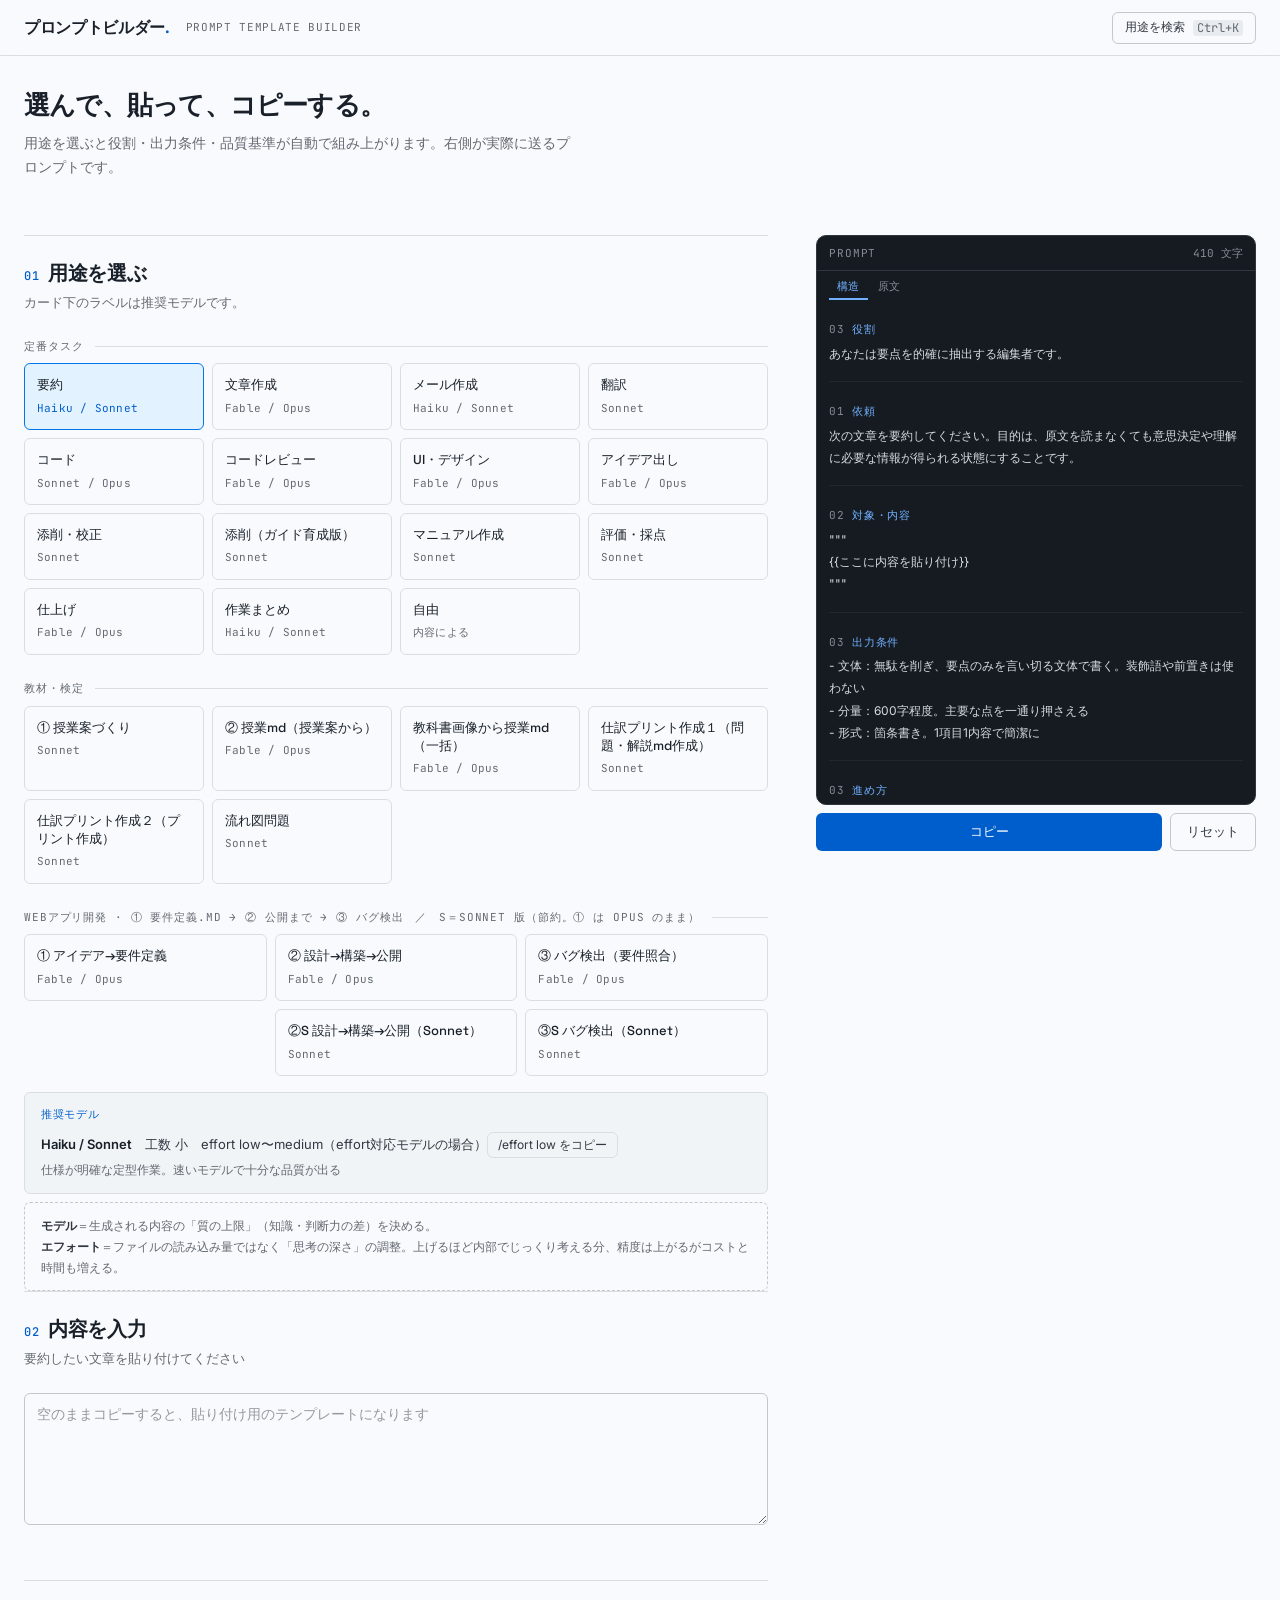
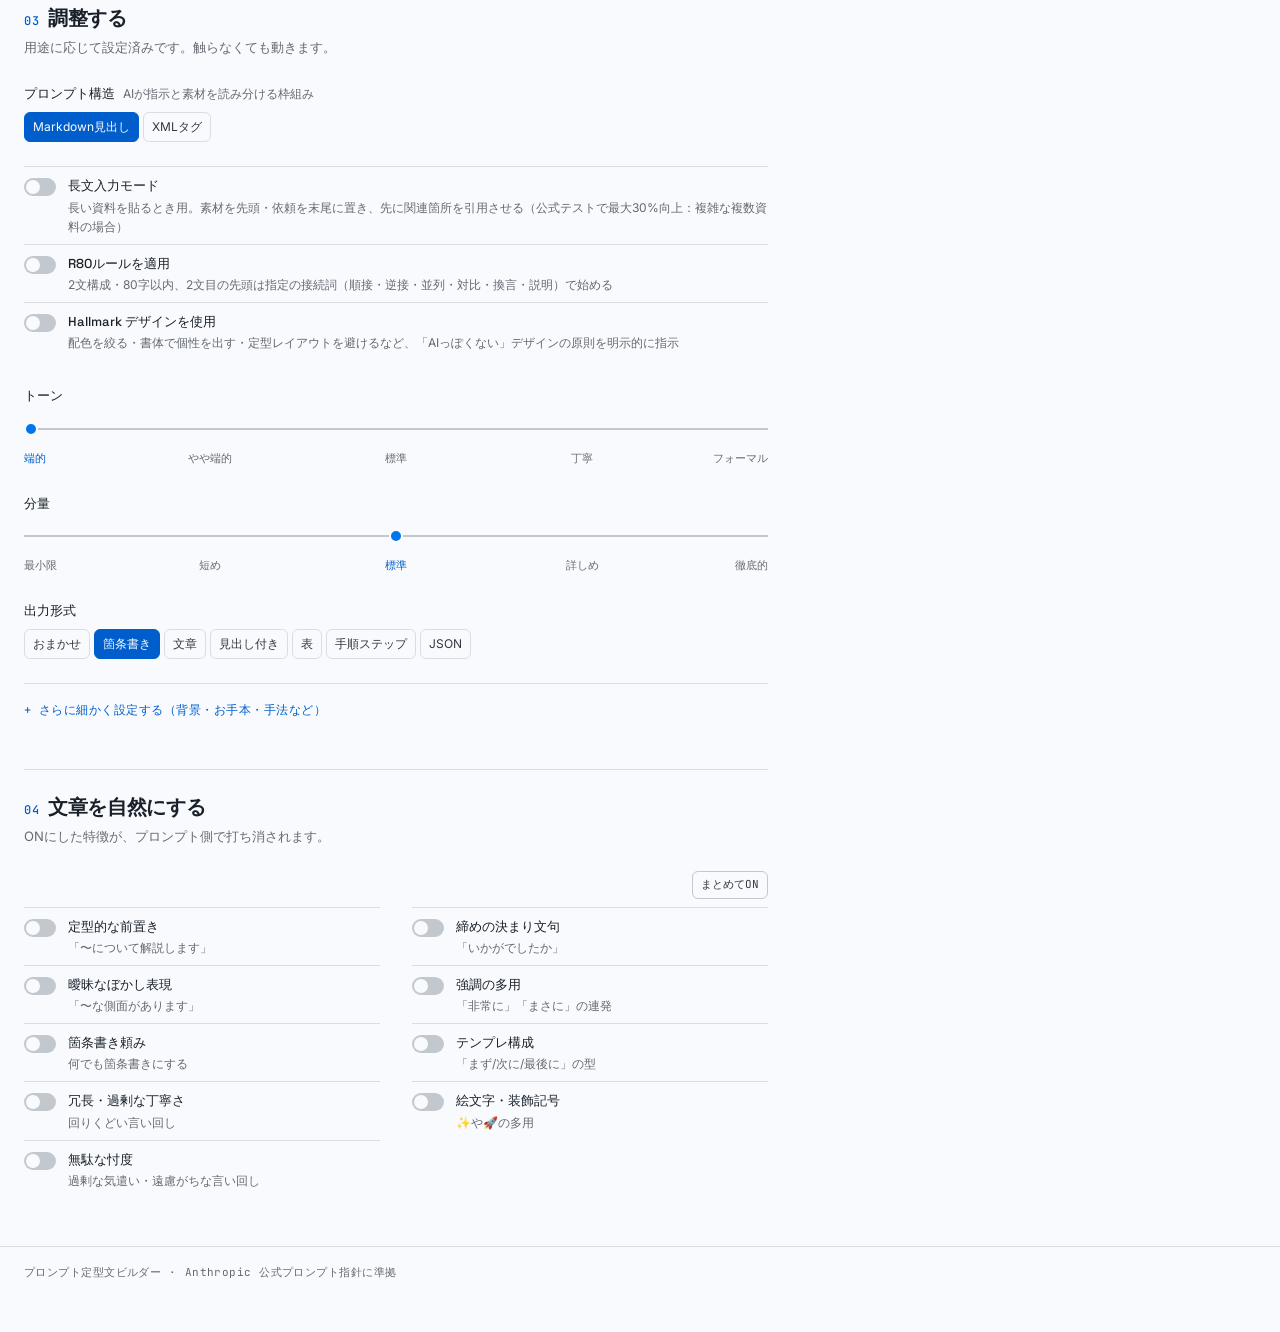
<file: index.html>
<!DOCTYPE html>
<html lang="ja">
<head>
<meta charset="UTF-8">
<meta http-equiv="refresh" content="0; url=./%E3%83%97%E3%83%AD%E3%83%B3%E3%83%97%E3%83%88%E3%83%93%E3%83%AB%E3%83%80%E3%83%BC.html">
<title>プロンプト定型文ビルダー</title>
</head>
<body>
<p><a href="./プロンプトビルダー.html">プロンプトビルダーを開く</a></p>
</body>
</html>
</file>
